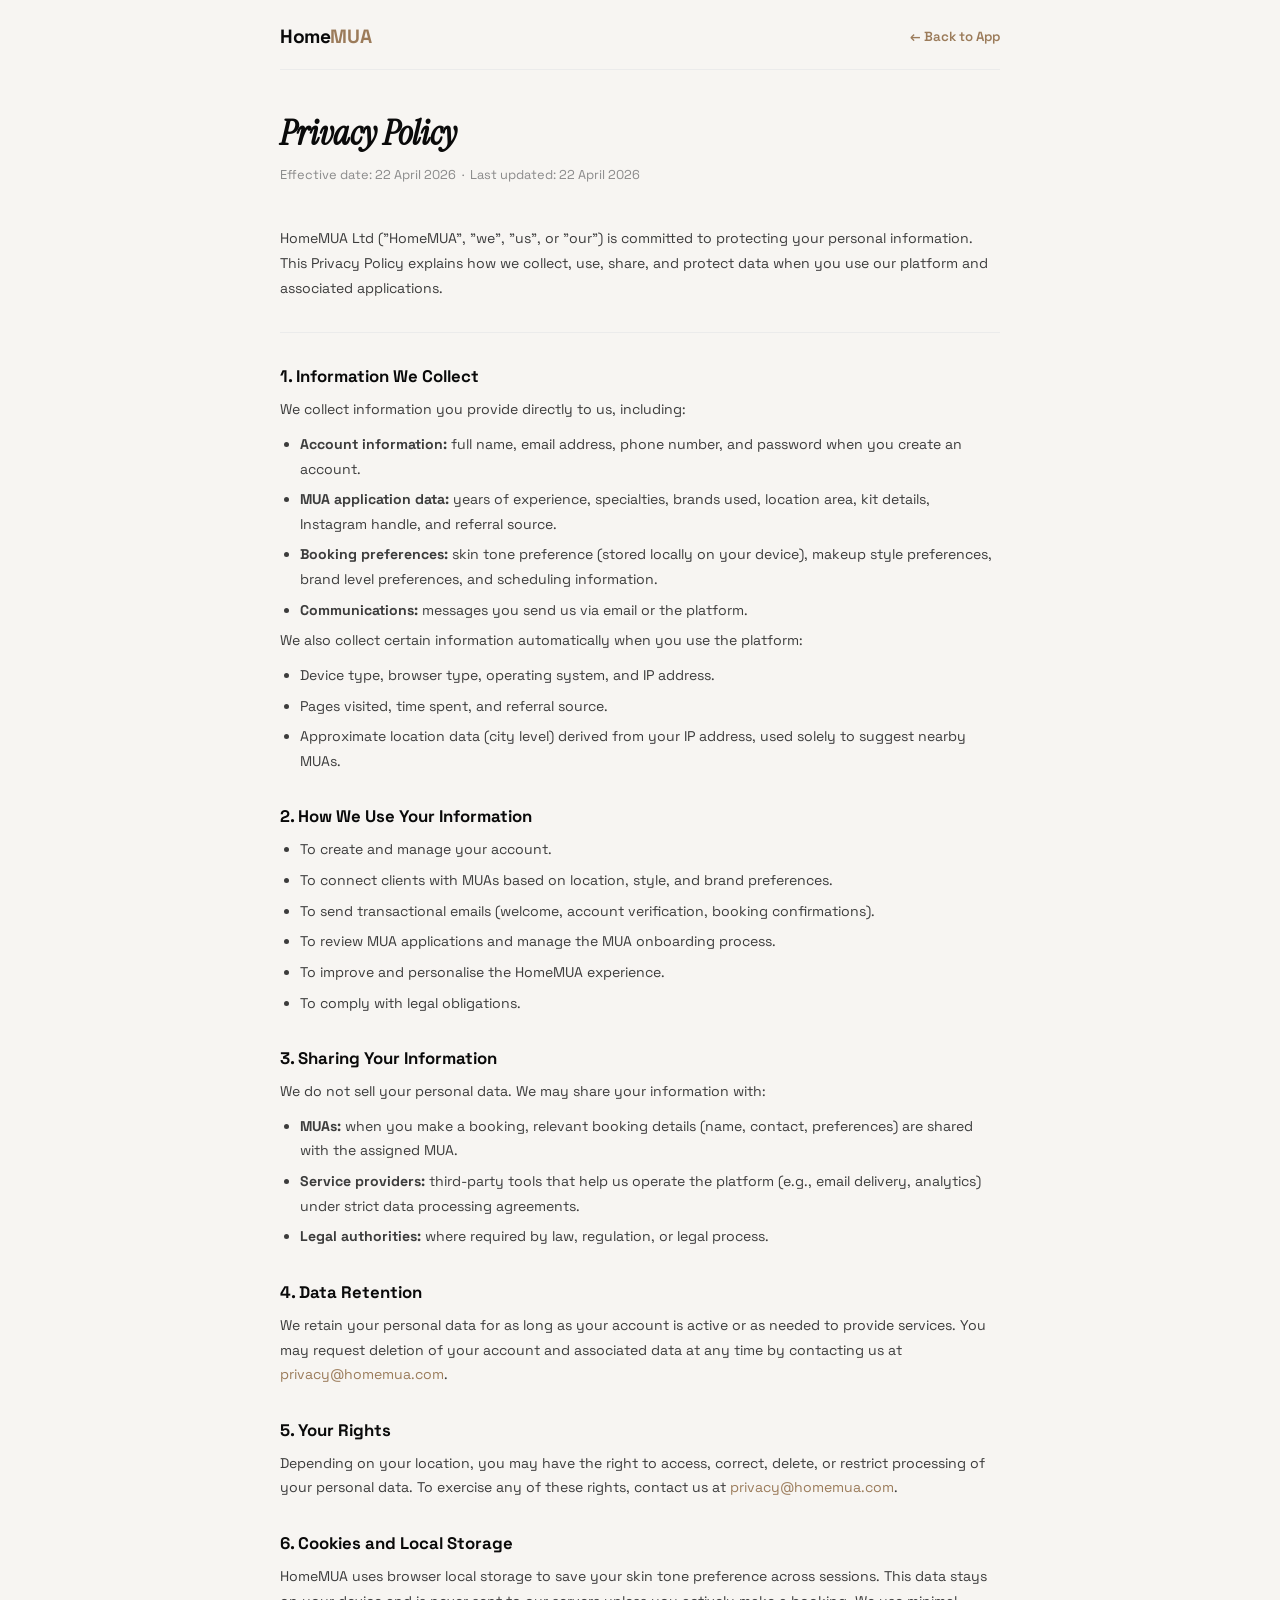
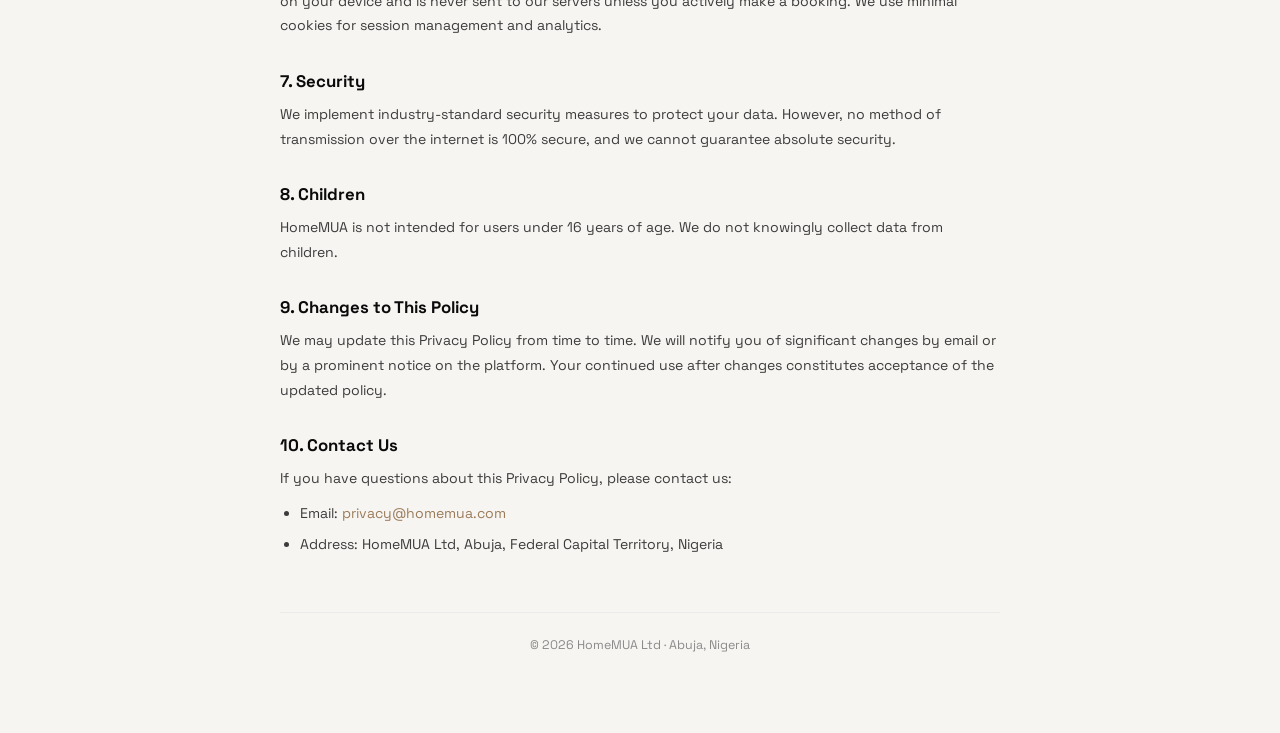
<file: privacy.html>
<!DOCTYPE html>
<html lang="en">
<head>
<meta charset="UTF-8"/>
<meta name="viewport" content="width=device-width,initial-scale=1.0"/>
<title>Privacy Policy — HomeMUA</title>
<link href="https://fonts.googleapis.com/css2?family=Space+Grotesk:wght@400;500;600;700&family=Instrument+Serif:ital@0;1&display=swap" rel="stylesheet"/>
<style>
*,*::before,*::after{box-sizing:border-box;margin:0;padding:0}
body{font-family:'Space Grotesk',sans-serif;background:#F7F5F2;color:#0A0A0A;-webkit-font-smoothing:antialiased;padding:0 20px 80px}
a{color:#9B7B5A;text-decoration:none}
a:hover{text-decoration:underline}
header{padding:24px 0 20px;border-bottom:1px solid #EBEBEB;margin-bottom:40px;display:flex;align-items:center;justify-content:space-between}
.logo{font-size:1.2rem;font-weight:700;letter-spacing:-.4px;color:#0A0A0A}
.logo span{color:#9B7B5A}
.back{font-size:.83rem;font-weight:600;color:#9B7B5A}
.wrap{max-width:720px;margin:0 auto}
h1{font-family:'Instrument Serif',serif;font-size:2.2rem;font-style:italic;color:#0A0A0A;margin-bottom:8px}
.meta{font-size:.8rem;color:#8A8A8A;margin-bottom:40px}
h2{font-size:1.05rem;font-weight:700;color:#0A0A0A;margin:32px 0 10px}
p,li{font-size:.88rem;line-height:1.75;color:#3C3C3C;margin-bottom:10px}
ul{padding-left:20px}
ul li{margin-bottom:6px}
.divider{height:1px;background:#EBEBEB;margin:32px 0}
footer{text-align:center;font-size:.78rem;color:#8A8A8A;margin-top:56px;padding-top:24px;border-top:1px solid #EBEBEB}
</style>
</head>
<body>
<div class="wrap">
  <header>
    <div class="logo">Home<span>MUA</span></div>
    <a class="back" href="index.html">← Back to App</a>
  </header>

  <h1>Privacy Policy</h1>
  <p class="meta">Effective date: 22 April 2026 &nbsp;·&nbsp; Last updated: 22 April 2026</p>

  <p>HomeMUA Ltd ("HomeMUA", "we", "us", or "our") is committed to protecting your personal information. This Privacy Policy explains how we collect, use, share, and protect data when you use our platform and associated applications.</p>

  <div class="divider"></div>

  <h2>1. Information We Collect</h2>
  <p>We collect information you provide directly to us, including:</p>
  <ul>
    <li><strong>Account information:</strong> full name, email address, phone number, and password when you create an account.</li>
    <li><strong>MUA application data:</strong> years of experience, specialties, brands used, location area, kit details, Instagram handle, and referral source.</li>
    <li><strong>Booking preferences:</strong> skin tone preference (stored locally on your device), makeup style preferences, brand level preferences, and scheduling information.</li>
    <li><strong>Communications:</strong> messages you send us via email or the platform.</li>
  </ul>
  <p>We also collect certain information automatically when you use the platform:</p>
  <ul>
    <li>Device type, browser type, operating system, and IP address.</li>
    <li>Pages visited, time spent, and referral source.</li>
    <li>Approximate location data (city level) derived from your IP address, used solely to suggest nearby MUAs.</li>
  </ul>

  <h2>2. How We Use Your Information</h2>
  <ul>
    <li>To create and manage your account.</li>
    <li>To connect clients with MUAs based on location, style, and brand preferences.</li>
    <li>To send transactional emails (welcome, account verification, booking confirmations).</li>
    <li>To review MUA applications and manage the MUA onboarding process.</li>
    <li>To improve and personalise the HomeMUA experience.</li>
    <li>To comply with legal obligations.</li>
  </ul>

  <h2>3. Sharing Your Information</h2>
  <p>We do not sell your personal data. We may share your information with:</p>
  <ul>
    <li><strong>MUAs:</strong> when you make a booking, relevant booking details (name, contact, preferences) are shared with the assigned MUA.</li>
    <li><strong>Service providers:</strong> third-party tools that help us operate the platform (e.g., email delivery, analytics) under strict data processing agreements.</li>
    <li><strong>Legal authorities:</strong> where required by law, regulation, or legal process.</li>
  </ul>

  <h2>4. Data Retention</h2>
  <p>We retain your personal data for as long as your account is active or as needed to provide services. You may request deletion of your account and associated data at any time by contacting us at <a href="mailto:privacy@homemua.com">privacy@homemua.com</a>.</p>

  <h2>5. Your Rights</h2>
  <p>Depending on your location, you may have the right to access, correct, delete, or restrict processing of your personal data. To exercise any of these rights, contact us at <a href="mailto:privacy@homemua.com">privacy@homemua.com</a>.</p>

  <h2>6. Cookies and Local Storage</h2>
  <p>HomeMUA uses browser local storage to save your skin tone preference across sessions. This data stays on your device and is never sent to our servers unless you actively make a booking. We use minimal cookies for session management and analytics.</p>

  <h2>7. Security</h2>
  <p>We implement industry-standard security measures to protect your data. However, no method of transmission over the internet is 100% secure, and we cannot guarantee absolute security.</p>

  <h2>8. Children</h2>
  <p>HomeMUA is not intended for users under 16 years of age. We do not knowingly collect data from children.</p>

  <h2>9. Changes to This Policy</h2>
  <p>We may update this Privacy Policy from time to time. We will notify you of significant changes by email or by a prominent notice on the platform. Your continued use after changes constitutes acceptance of the updated policy.</p>

  <h2>10. Contact Us</h2>
  <p>If you have questions about this Privacy Policy, please contact us:</p>
  <ul>
    <li>Email: <a href="mailto:privacy@homemua.com">privacy@homemua.com</a></li>
    <li>Address: HomeMUA Ltd, Abuja, Federal Capital Territory, Nigeria</li>
  </ul>

  <footer>© 2026 HomeMUA Ltd · Abuja, Nigeria</footer>
</div>
</body>
</html>
</file>
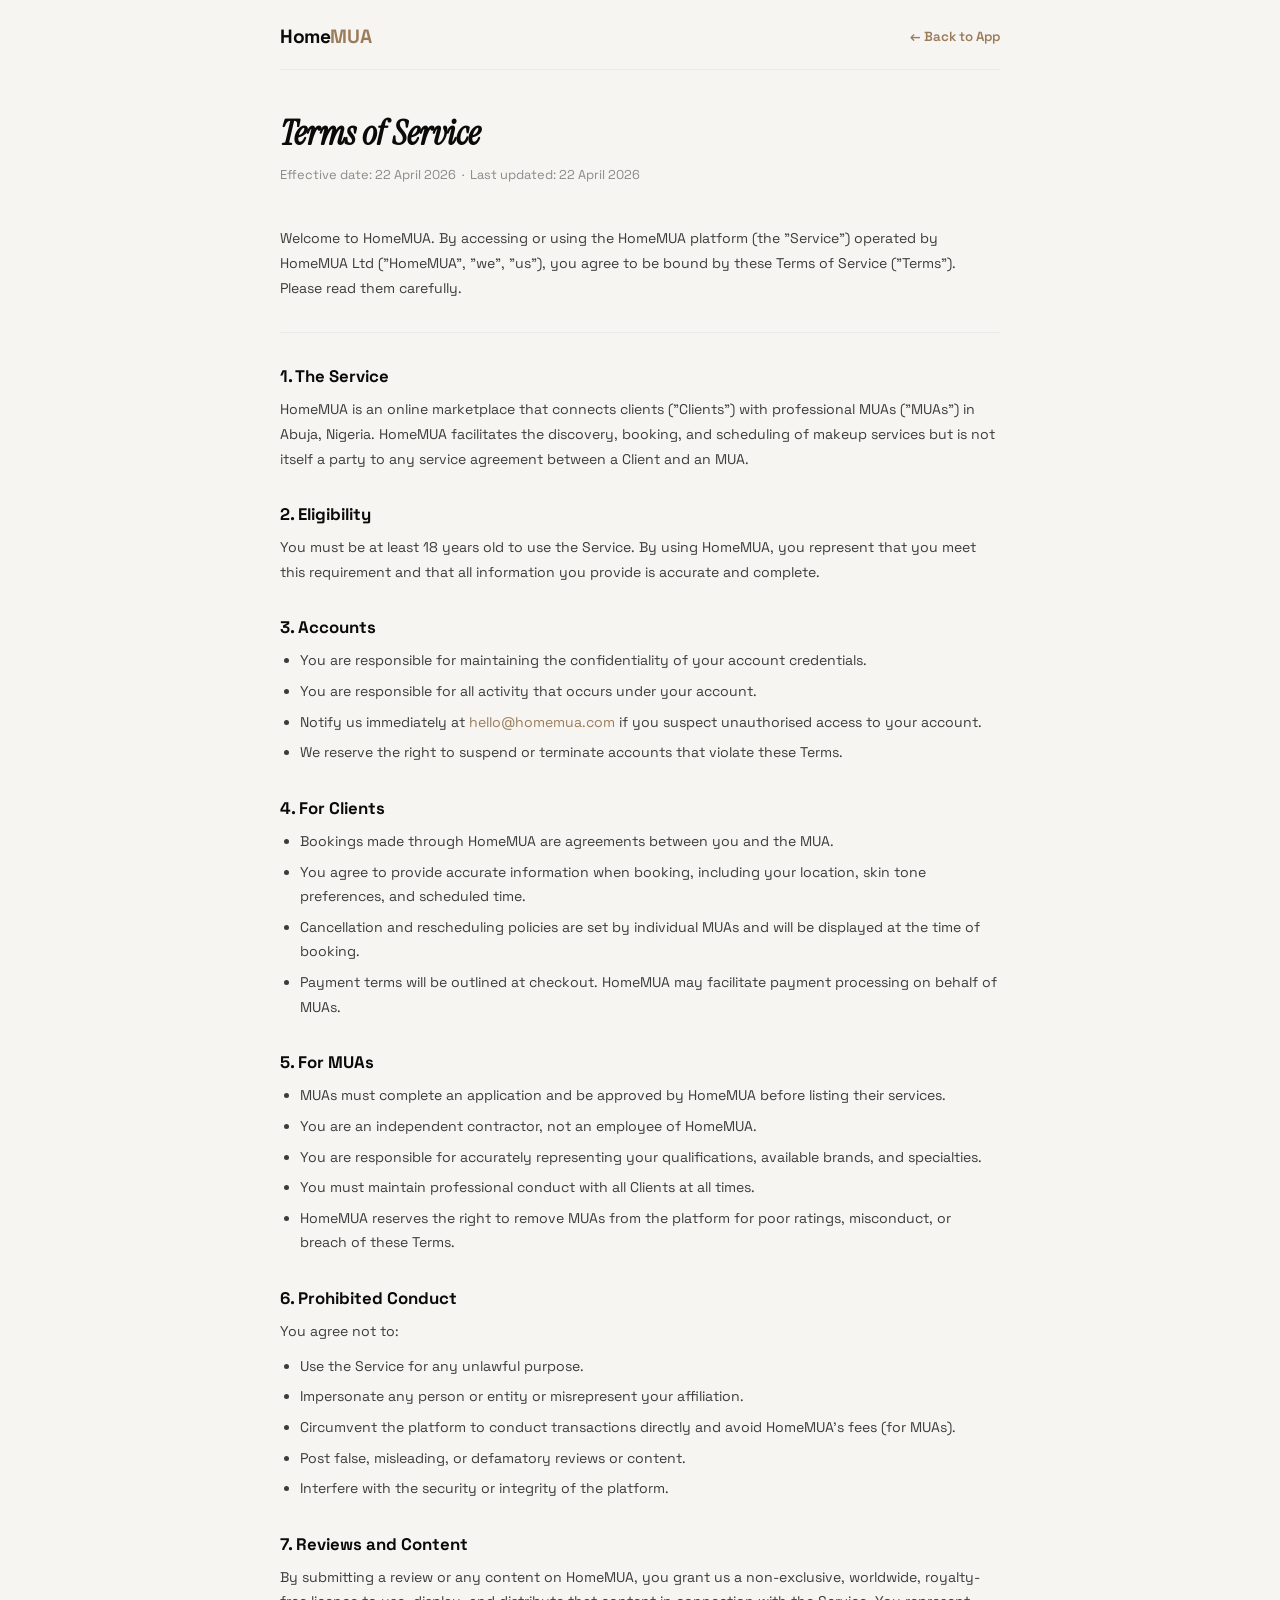
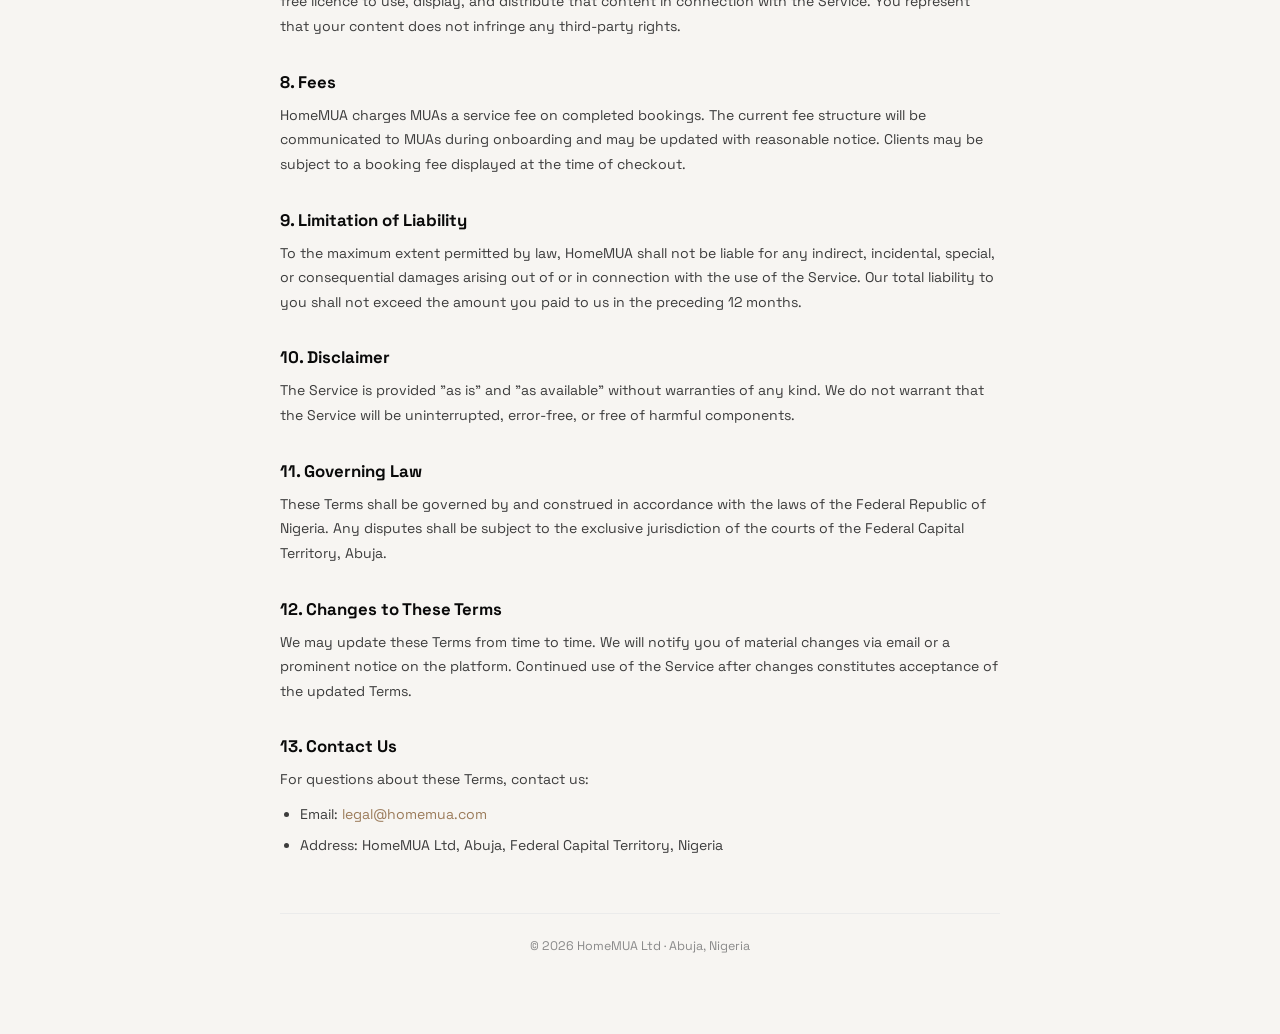
<file: terms.html>
<!DOCTYPE html>
<html lang="en">
<head>
<meta charset="UTF-8"/>
<meta name="viewport" content="width=device-width,initial-scale=1.0"/>
<title>Terms of Service — HomeMUA</title>
<link href="https://fonts.googleapis.com/css2?family=Space+Grotesk:wght@400;500;600;700&family=Instrument+Serif:ital@0;1&display=swap" rel="stylesheet"/>
<style>
*,*::before,*::after{box-sizing:border-box;margin:0;padding:0}
body{font-family:'Space Grotesk',sans-serif;background:#F7F5F2;color:#0A0A0A;-webkit-font-smoothing:antialiased;padding:0 20px 80px}
a{color:#9B7B5A;text-decoration:none}
a:hover{text-decoration:underline}
header{padding:24px 0 20px;border-bottom:1px solid #EBEBEB;margin-bottom:40px;display:flex;align-items:center;justify-content:space-between}
.logo{font-size:1.2rem;font-weight:700;letter-spacing:-.4px;color:#0A0A0A}
.logo span{color:#9B7B5A}
.back{font-size:.83rem;font-weight:600;color:#9B7B5A}
.wrap{max-width:720px;margin:0 auto}
h1{font-family:'Instrument Serif',serif;font-size:2.2rem;font-style:italic;color:#0A0A0A;margin-bottom:8px}
.meta{font-size:.8rem;color:#8A8A8A;margin-bottom:40px}
h2{font-size:1.05rem;font-weight:700;color:#0A0A0A;margin:32px 0 10px}
p,li{font-size:.88rem;line-height:1.75;color:#3C3C3C;margin-bottom:10px}
ul{padding-left:20px}
ul li{margin-bottom:6px}
.divider{height:1px;background:#EBEBEB;margin:32px 0}
footer{text-align:center;font-size:.78rem;color:#8A8A8A;margin-top:56px;padding-top:24px;border-top:1px solid #EBEBEB}
</style>
</head>
<body>
<div class="wrap">
  <header>
    <div class="logo">Home<span>MUA</span></div>
    <a class="back" href="index.html">← Back to App</a>
  </header>

  <h1>Terms of Service</h1>
  <p class="meta">Effective date: 22 April 2026 &nbsp;·&nbsp; Last updated: 22 April 2026</p>

  <p>Welcome to HomeMUA. By accessing or using the HomeMUA platform (the "Service") operated by HomeMUA Ltd ("HomeMUA", "we", "us"), you agree to be bound by these Terms of Service ("Terms"). Please read them carefully.</p>

  <div class="divider"></div>

  <h2>1. The Service</h2>
  <p>HomeMUA is an online marketplace that connects clients ("Clients") with professional MUAs ("MUAs") in Abuja, Nigeria. HomeMUA facilitates the discovery, booking, and scheduling of makeup services but is not itself a party to any service agreement between a Client and an MUA.</p>

  <h2>2. Eligibility</h2>
  <p>You must be at least 18 years old to use the Service. By using HomeMUA, you represent that you meet this requirement and that all information you provide is accurate and complete.</p>

  <h2>3. Accounts</h2>
  <ul>
    <li>You are responsible for maintaining the confidentiality of your account credentials.</li>
    <li>You are responsible for all activity that occurs under your account.</li>
    <li>Notify us immediately at <a href="mailto:hello@homemua.com">hello@homemua.com</a> if you suspect unauthorised access to your account.</li>
    <li>We reserve the right to suspend or terminate accounts that violate these Terms.</li>
  </ul>

  <h2>4. For Clients</h2>
  <ul>
    <li>Bookings made through HomeMUA are agreements between you and the MUA.</li>
    <li>You agree to provide accurate information when booking, including your location, skin tone preferences, and scheduled time.</li>
    <li>Cancellation and rescheduling policies are set by individual MUAs and will be displayed at the time of booking.</li>
    <li>Payment terms will be outlined at checkout. HomeMUA may facilitate payment processing on behalf of MUAs.</li>
  </ul>

  <h2>5. For MUAs</h2>
  <ul>
    <li>MUAs must complete an application and be approved by HomeMUA before listing their services.</li>
    <li>You are an independent contractor, not an employee of HomeMUA.</li>
    <li>You are responsible for accurately representing your qualifications, available brands, and specialties.</li>
    <li>You must maintain professional conduct with all Clients at all times.</li>
    <li>HomeMUA reserves the right to remove MUAs from the platform for poor ratings, misconduct, or breach of these Terms.</li>
  </ul>

  <h2>6. Prohibited Conduct</h2>
  <p>You agree not to:</p>
  <ul>
    <li>Use the Service for any unlawful purpose.</li>
    <li>Impersonate any person or entity or misrepresent your affiliation.</li>
    <li>Circumvent the platform to conduct transactions directly and avoid HomeMUA's fees (for MUAs).</li>
    <li>Post false, misleading, or defamatory reviews or content.</li>
    <li>Interfere with the security or integrity of the platform.</li>
  </ul>

  <h2>7. Reviews and Content</h2>
  <p>By submitting a review or any content on HomeMUA, you grant us a non-exclusive, worldwide, royalty-free licence to use, display, and distribute that content in connection with the Service. You represent that your content does not infringe any third-party rights.</p>

  <h2>8. Fees</h2>
  <p>HomeMUA charges MUAs a service fee on completed bookings. The current fee structure will be communicated to MUAs during onboarding and may be updated with reasonable notice. Clients may be subject to a booking fee displayed at the time of checkout.</p>

  <h2>9. Limitation of Liability</h2>
  <p>To the maximum extent permitted by law, HomeMUA shall not be liable for any indirect, incidental, special, or consequential damages arising out of or in connection with the use of the Service. Our total liability to you shall not exceed the amount you paid to us in the preceding 12 months.</p>

  <h2>10. Disclaimer</h2>
  <p>The Service is provided "as is" and "as available" without warranties of any kind. We do not warrant that the Service will be uninterrupted, error-free, or free of harmful components.</p>

  <h2>11. Governing Law</h2>
  <p>These Terms shall be governed by and construed in accordance with the laws of the Federal Republic of Nigeria. Any disputes shall be subject to the exclusive jurisdiction of the courts of the Federal Capital Territory, Abuja.</p>

  <h2>12. Changes to These Terms</h2>
  <p>We may update these Terms from time to time. We will notify you of material changes via email or a prominent notice on the platform. Continued use of the Service after changes constitutes acceptance of the updated Terms.</p>

  <h2>13. Contact Us</h2>
  <p>For questions about these Terms, contact us:</p>
  <ul>
    <li>Email: <a href="mailto:legal@homemua.com">legal@homemua.com</a></li>
    <li>Address: HomeMUA Ltd, Abuja, Federal Capital Territory, Nigeria</li>
  </ul>

  <footer>© 2026 HomeMUA Ltd · Abuja, Nigeria</footer>
</div>
</body>
</html>
</file>
